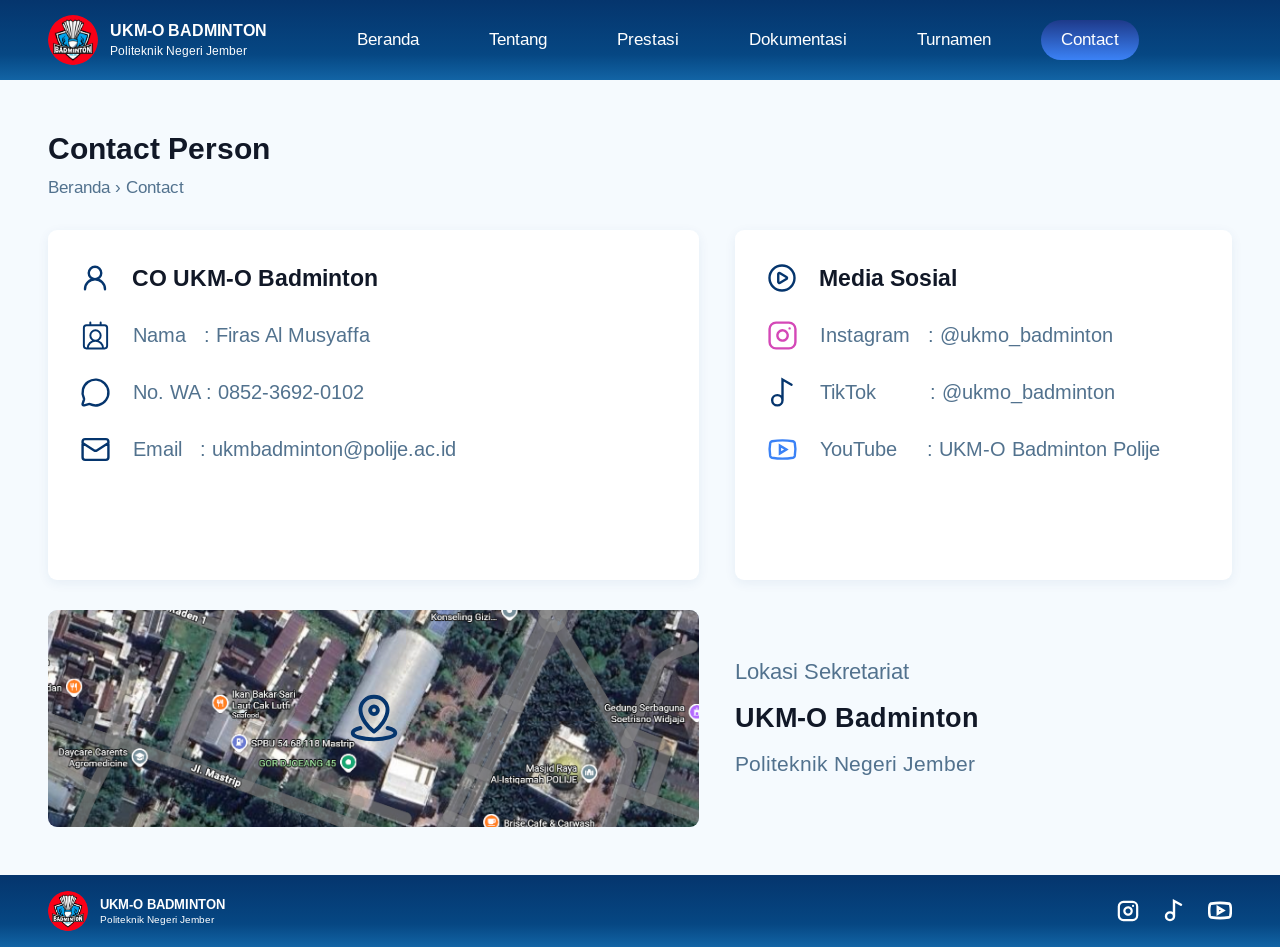
<file: contact.html>
<!DOCTYPE html>
<html lang="id">
<head>
  <meta charset="UTF-8">
  <meta name="viewport" content="width=device-width, initial-scale=1">
  <title>Contact Person | UKM-O Badminton Polije</title>
  <meta name="description" content="UKM-O Badminton Politeknik Negeri Jember — Sportivitas, Kebersamaan, Prestasi, Tanpa Batas.">
  <link rel="preconnect" href="https://fonts.googleapis.com">
  <link rel="preconnect" href="https://fonts.gstatic.com" crossorigin>
  <link rel="stylesheet" href="https://fonts.googleapis.com/css2?family=Arimo:wght@400;700&display=swap">
  <link rel="stylesheet" href="../css/base.css">
  <link rel="stylesheet" href="../css/layout.css">
  <link rel="stylesheet" href="../css/halaman.css">
</head>
<body>
<div class="page">
  <header class="site-nav">
    <div class="brand">
      <a class="brand__logo" href="dashboard.html" aria-label="Area anggota"><img src="../assets/img/logo.png" alt="Logo UKM-O Badminton"></a>
      <div>
        <p class="brand__name">UKM-O BADMINTON</p>
        <p class="brand__org">Politeknik Negeri Jember</p>
      </div>
    </div>
    <nav class="site-nav__menu" aria-label="Menu utama">
      <a class="site-nav__link" href="beranda.html">Beranda</a>
      <a class="site-nav__link" href="informasi-ukm-o.html">Tentang</a>
      <a class="site-nav__link" href="prestasi.html">Prestasi</a>
      <a class="site-nav__link" href="dokumentasi-latihan.html">Dokumentasi</a>
      <a class="site-nav__link" href="dokumentasi-turnamen.html">Turnamen</a>
      <span class="site-nav__link is-active" aria-current="page">Contact</span>
    </nav>
    <span class="site-nav__spacer" aria-hidden="true"></span>
  </header>
  <main class="page__main content">
    <div class="page-head">
        <h1 class="page-head__title">Contact Person</h1>
        <p class="page-head__sub">Beranda › Contact</p>
      </div>

    <div class="contact-grid">
      <section class="contact-card contact-card--main" aria-label="Admin UKM-O Badminton">
        <div class="contact-card__head"><img src="../assets/icons/user-round.svg" alt=""><h2 class="contact-card__title">CO UKM-O Badminton</h2></div>
        <p class="contact-row"><img src="../assets/icons/contact-round.svg" alt=""><span>Nama   : Firas Al Musyaffa</span></p>
        <a class="contact-row" href="https://wa.me/6285236920102" target="_blank" rel="noopener noreferrer"><img src="../assets/icons/message-circle.svg" alt=""><span>No. WA : 0852-3692-0102</span></a>
        <p class="contact-row"><img src="../assets/icons/mail.svg" alt=""><span>Email   : ukmbadminton@polije.ac.id</span></p>
      </section>

      <section class="contact-card contact-card--social" aria-label="Media sosial">
        <div class="contact-card__head"><img src="../assets/icons/circle-play.svg" alt=""><h2 class="contact-card__title">Media Sosial</h2></div>
        <a class="contact-row" href="https://www.instagram.com/badmin.polije?obrf=MTV5YWIzNGdqbWRlZg==" target="_blank" rel="noopener noreferrer"><img src="../assets/icons/instagram.svg" alt=""><span>Instagram   : @ukmo_badminton</span></a>
        <a class="contact-row" href="https://www.tiktok.com/@ukm.olahraga.polije?_r=1&_t=ZS-9AvQqLpipfg" target="_blank" rel="noopener noreferrer"><img src="../assets/icons/tiktok-2.svg" alt=""><span>TikTok         : @ukmo_badminton</span></a>
        <a class="contact-row" href="https://youtube.com/@ukmolahraga790?si=BxcX6VEN3s7oqgib" target="_blank" rel="noopener noreferrer"><img src="../assets/icons/youtube.svg" alt=""><span>YouTube     : UKM-O Badminton Polije</span></a>
      </section>
    </div>

    <section class="location" aria-label="Lokasi sekretariat">
      <div class="location__map">
        <img src="../assets/img/peta-lokasi.png" alt="Peta lokasi sekretariat" loading="lazy">
        <img class="location__pin" src="../assets/icons/map-pin.svg" alt="">
      </div>
      <div class="location__info">
        <p class="location__label">Lokasi Sekretariat</p>
        <p class="location__name">UKM-O Badminton</p>
        <p class="location__org">Politeknik Negeri Jember</p>
      </div>
    </section>
  </main>
  <footer class="site-footer">
    <div class="brand brand--sm">
      <div class="brand__logo"><img src="../assets/img/logo.png" alt="Logo UKM-O Badminton"></div>
      <div>
        <p class="brand__name">UKM-O BADMINTON</p>
        <p class="brand__org">Politeknik Negeri Jember</p>
      </div>
    </div>
    <div class="social">
      <span class="social__item"><a class="social__link social__link--ig" href="https://www.instagram.com/badmin.polije?obrf=MTV5YWIzNGdqbWRlZg==" target="_blank" rel="noopener noreferrer" aria-label="Instagram"><span class="social__glyph"><img src="../assets/icons/footer-instagram.svg" alt=""></span></a></span>
      <span class="social__item"><a class="social__link social__link--tt" href="https://www.tiktok.com/@ukm.olahraga.polije?_r=1&_t=ZS-9AvQqLpipfg" target="_blank" rel="noopener noreferrer" aria-label="TikTok"><span class="social__glyph"><img src="../assets/icons/footer-tiktok.svg" alt=""></span></a></span>
      <span class="social__item"><a class="social__link social__link--yt" href="https://youtube.com/@ukmolahraga790?si=BxcX6VEN3s7oqgib" target="_blank" rel="noopener noreferrer" aria-label="YouTube"><span class="social__glyph"><img src="../assets/icons/footer-youtube.svg" alt=""></span></a></span>
    </div>
  </footer>
</div>
</body>
</html>
</file>
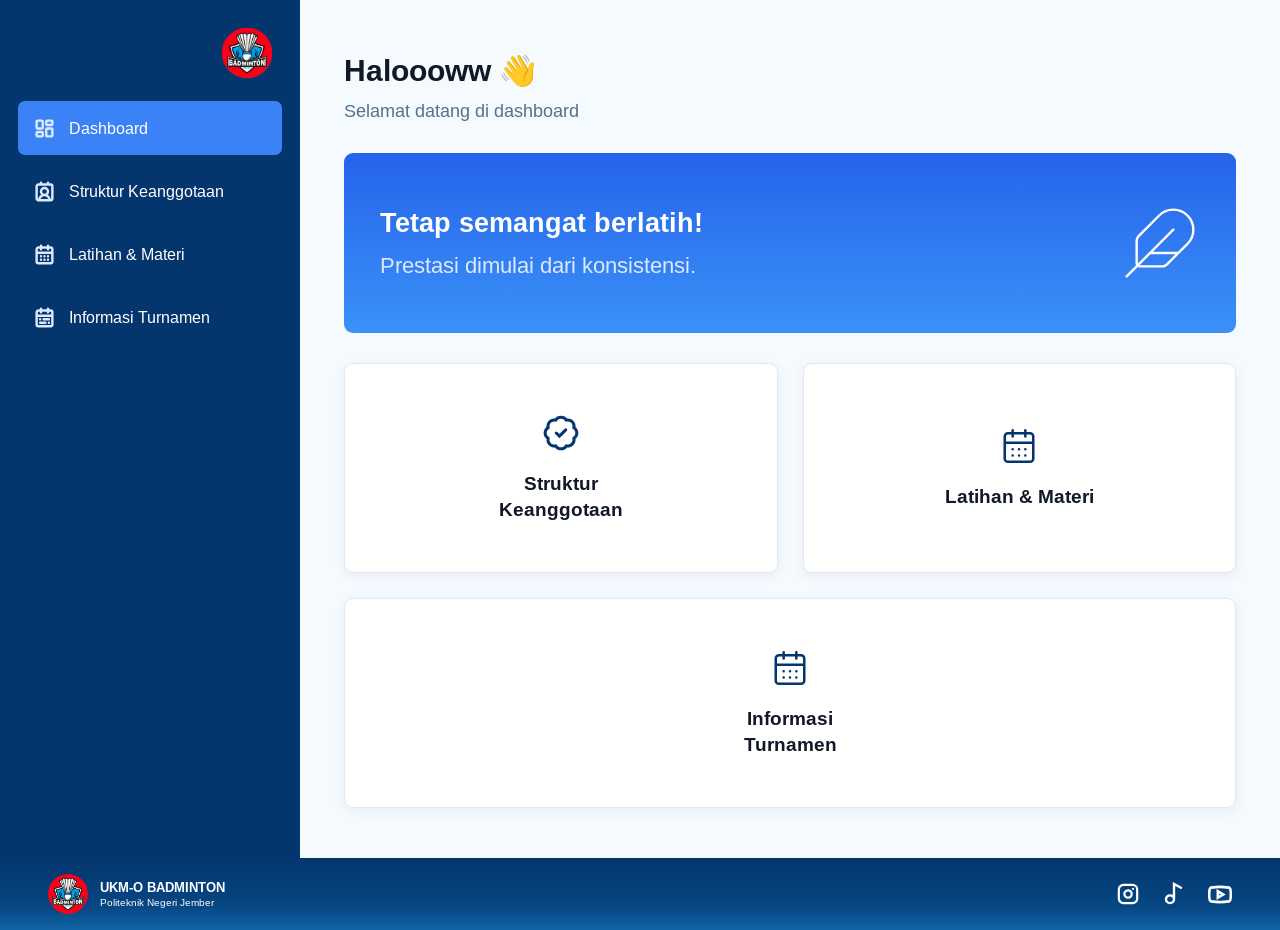
<file: dashboard.html>
<!DOCTYPE html>
<html lang="id">
<head>
  <meta charset="UTF-8">
  <meta name="viewport" content="width=device-width, initial-scale=1">
  <title>Dashboard Anggota | UKM-O Badminton Polije</title>
  <meta name="description" content="UKM-O Badminton Politeknik Negeri Jember — Sportivitas, Kebersamaan, Prestasi, Tanpa Batas.">
  <link rel="preconnect" href="https://fonts.googleapis.com">
  <link rel="preconnect" href="https://fonts.gstatic.com" crossorigin>
  <link rel="stylesheet" href="https://fonts.googleapis.com/css2?family=Arimo:wght@400;700&display=swap">
  <link rel="stylesheet" href="../css/base.css">
  <link rel="stylesheet" href="../css/layout.css">
  <link rel="stylesheet" href="../css/anggota.css">
</head>
<body>
<div class="page">
  <div class="member">
    <aside class="sidebar">
      <div class="sidebar__profile">
        <a class="sidebar__logo" href="beranda.html" aria-label="Kembali ke Beranda"><img src="../assets/img/logo.png" alt="Logo UKM-O Badminton"></a>
      </div>
      <nav class="sidebar__menu" aria-label="Menu anggota">
        <span class="sidebar__link is-active" aria-current="page"><img src="../assets/icons/side-layout-dashboard.svg" alt=""><span>Dashboard</span></span>
        <a class="sidebar__link" href="struktur-keanggotaan.html"><img src="../assets/icons/side-contact-round.svg" alt=""><span>Struktur Keanggotaan</span></a>
        <a class="sidebar__link" href="latihan-materi.html"><img src="../assets/icons/side-calendar-days.svg" alt=""><span>Latihan &amp; Materi</span></a>
        <a class="sidebar__link" href="informasi-turnamen.html"><img src="../assets/icons/side-calendar-range.svg" alt=""><span>Informasi Turnamen</span></a>
      </nav>
    </aside>
    <main class="member__content">
      <div class="page-head">
        <h1 class="page-head__title">Haloooww 👋</h1>
        <p class="page-head__sub page-head__sub--lg">Selamat datang di dashboard</p>
      </div>

      <section class="banner">
        <div class="banner__text">
          <h2 class="banner__title">Tetap semangat berlatih!</h2>
          <p class="banner__sub">Prestasi dimulai dari konsistensi.</p>
        </div>
        <img class="banner__icon" src="../assets/icons/feather.svg" alt="">
      </section>

      <nav class="features" aria-label="Fitur anggota">
        <div class="features__row">
          <a class="feature-card" href="struktur-keanggotaan.html"><img class="feature-card__icon" src="../assets/icons/badge-check.svg" alt=""><span class="feature-card__title">Struktur<br>Keanggotaan</span></a>
          <a class="feature-card" href="latihan-materi.html"><img class="feature-card__icon" src="../assets/icons/calendar-days.svg" alt=""><span class="feature-card__title">Latihan &amp; Materi</span></a>
        </div>
        <div class="features__row">
          <a class="feature-card" href="informasi-turnamen.html"><img class="feature-card__icon" src="../assets/icons/calendar-days.svg" alt=""><span class="feature-card__title">Informasi<br>Turnamen</span></a>
        </div>
      </nav>
    </main>
  </div>
  <footer class="site-footer">
    <div class="brand brand--sm">
      <div class="brand__logo"><img src="../assets/img/logo.png" alt="Logo UKM-O Badminton"></div>
      <div>
        <p class="brand__name">UKM-O BADMINTON</p>
        <p class="brand__org">Politeknik Negeri Jember</p>
      </div>
    </div>
    <div class="social">
      <span class="social__item"><a class="social__link social__link--ig" href="https://www.instagram.com/badmin.polije?obrf=MTV5YWIzNGdqbWRlZg==" target="_blank" rel="noopener noreferrer" aria-label="Instagram"><span class="social__glyph"><img src="../assets/icons/footer-instagram.svg" alt=""></span></a></span>
      <span class="social__item"><a class="social__link social__link--tt" href="https://www.tiktok.com/@ukm.olahraga.polije?_r=1&_t=ZS-9AvQqLpipfg" target="_blank" rel="noopener noreferrer" aria-label="TikTok"><span class="social__glyph"><img src="../assets/icons/footer-tiktok.svg" alt=""></span></a></span>
      <span class="social__item"><a class="social__link social__link--yt" href="https://youtube.com/@ukmolahraga790?si=BxcX6VEN3s7oqgib" target="_blank" rel="noopener noreferrer" aria-label="YouTube"><span class="social__glyph"><img src="../assets/icons/footer-youtube.svg" alt=""></span></a></span>
    </div>
  </footer>
</div>
</body>
</html>
</file>
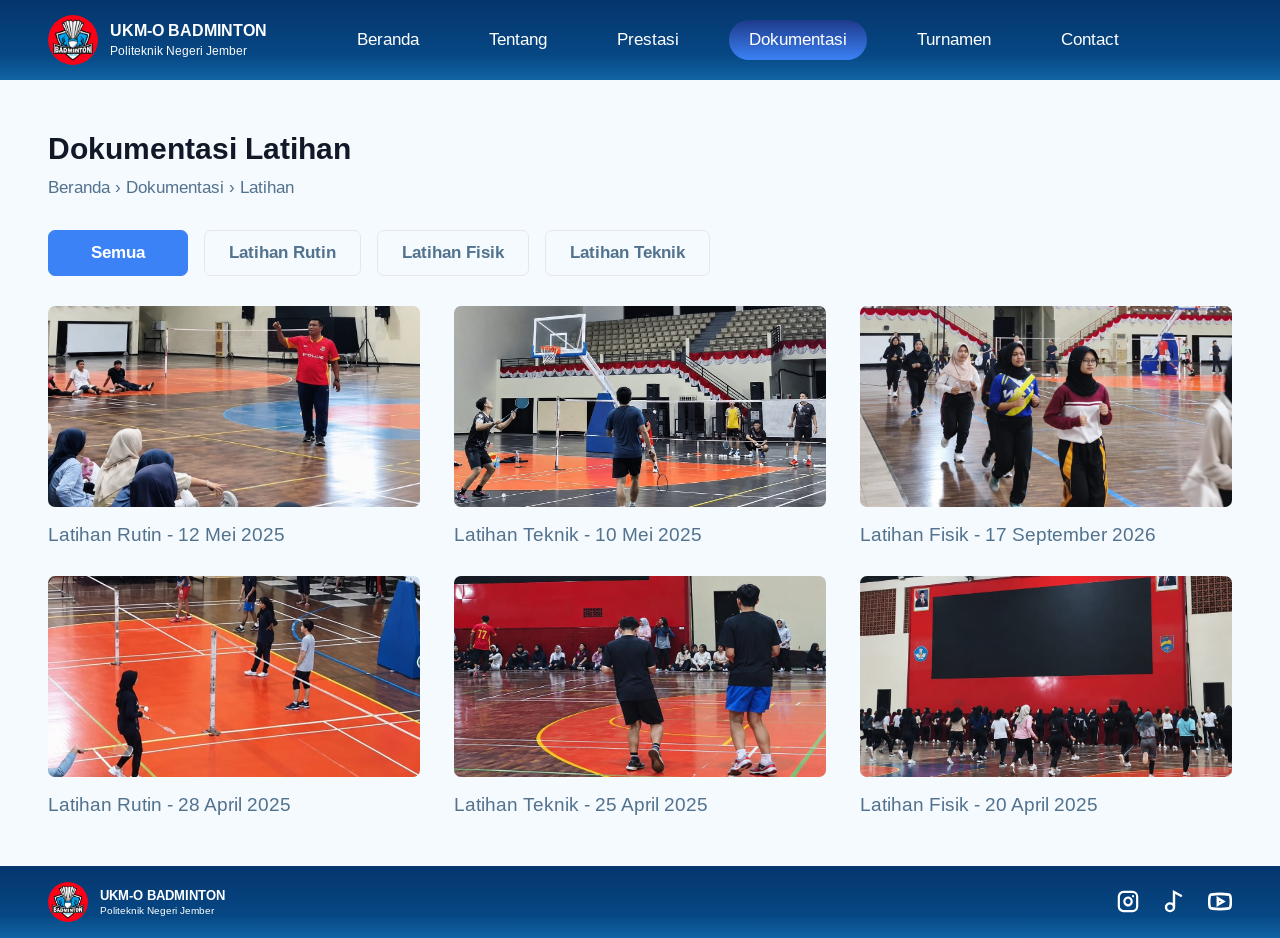
<file: dokumentasi-latihan.html>
<!DOCTYPE html>
<html lang="id">
<head>
  <meta charset="UTF-8">
  <meta name="viewport" content="width=device-width, initial-scale=1">
  <title>Dokumentasi Latihan | UKM-O Badminton Polije</title>
  <meta name="description" content="UKM-O Badminton Politeknik Negeri Jember — Sportivitas, Kebersamaan, Prestasi, Tanpa Batas.">
  <link rel="preconnect" href="https://fonts.googleapis.com">
  <link rel="preconnect" href="https://fonts.gstatic.com" crossorigin>
  <link rel="stylesheet" href="https://fonts.googleapis.com/css2?family=Arimo:wght@400;700&display=swap">
  <link rel="stylesheet" href="../css/base.css">
  <link rel="stylesheet" href="../css/layout.css">
  <link rel="stylesheet" href="../css/halaman.css">
</head>
<body>
<div class="page">
  <header class="site-nav">
    <div class="brand">
      <a class="brand__logo" href="dashboard.html" aria-label="Area anggota"><img src="../assets/img/logo.png" alt="Logo UKM-O Badminton"></a>
      <div>
        <p class="brand__name">UKM-O BADMINTON</p>
        <p class="brand__org">Politeknik Negeri Jember</p>
      </div>
    </div>
    <nav class="site-nav__menu" aria-label="Menu utama">
      <a class="site-nav__link" href="beranda.html">Beranda</a>
      <a class="site-nav__link" href="informasi-ukm-o.html">Tentang</a>
      <a class="site-nav__link" href="prestasi.html">Prestasi</a>
      <span class="site-nav__link is-active" aria-current="page">Dokumentasi</span>
      <a class="site-nav__link" href="dokumentasi-turnamen.html">Turnamen</a>
      <a class="site-nav__link" href="contact.html">Contact</a>
    </nav>
    <span class="site-nav__spacer" aria-hidden="true"></span>
  </header>
  <main class="page__main content">
    <div class="page-head">
        <h1 class="page-head__title">Dokumentasi Latihan</h1>
        <p class="page-head__sub">Beranda › Dokumentasi › Latihan</p>
      </div>
    <div class="chips" data-filter-bar data-filter-target="#galeri" role="group" aria-label="Kategori latihan">
        <button type="button" class="chip is-active" data-filter="all" aria-pressed="true">Semua</button>
        <button type="button" class="chip" data-filter="rutin" aria-pressed="false">Latihan Rutin</button>
        <button type="button" class="chip" data-filter="fisik" aria-pressed="false">Latihan Fisik</button>
        <button type="button" class="chip" data-filter="teknik" aria-pressed="false">Latihan Teknik</button>
    </div>
    <section class="gallery" id="galeri" aria-label="Foto latihan">
        <figure class="gallery__item" data-category="rutin" style="margin:0"><div class="crop" style="--cw:425;--ch:230"><img src="../assets/img/latihan-1.png" alt="Latihan Rutin - 12 Mei 2025" style="--l:0;--t:-332;--w:430;--h:573" loading="lazy"></div><figcaption class="gallery__caption">Latihan Rutin - 12 Mei 2025</figcaption></figure>
        <figure class="gallery__item" data-category="teknik" style="margin:0"><div class="crop" style="--cw:425;--ch:230"><img src="../assets/img/latihan-2.png" alt="Latihan Teknik - 10 Mei 2025" style="--l:-0.33;--t:-59;--w:425;--h:397" loading="lazy"></div><figcaption class="gallery__caption">Latihan Teknik - 10 Mei 2025</figcaption></figure>
        <figure class="gallery__item" data-category="fisik" style="margin:0"><div class="crop" style="--cw:425;--ch:230"><img src="../assets/img/latihan-3.png" alt="Latihan Fisik - 17 September 2026" style="--l:-0.67;--t:-289;--w:426;--h:569" loading="lazy"></div><figcaption class="gallery__caption">Latihan Fisik - 17 September 2026</figcaption></figure>
        <figure class="gallery__item" data-category="rutin" style="margin:0"><div class="crop" style="--cw:425;--ch:230"><img src="../assets/img/latihan-4.png" alt="Latihan Rutin - 28 April 2025" style="--l:-14;--t:-282;--w:456;--h:1014" loading="lazy"></div><figcaption class="gallery__caption">Latihan Rutin - 28 April 2025</figcaption></figure>
        <figure class="gallery__item" data-category="teknik" style="margin:0"><div class="crop" style="--cw:425;--ch:230"><img src="../assets/img/latihan-5.png" alt="Latihan Teknik - 25 April 2025" style="--l:-0.33;--t:-270;--w:442;--h:512" loading="lazy"></div><figcaption class="gallery__caption">Latihan Teknik - 25 April 2025</figcaption></figure>
        <figure class="gallery__item" data-category="fisik" style="margin:0"><div class="crop" style="--cw:425;--ch:230"><img src="../assets/img/latihan-6.png" alt="Latihan Fisik - 20 April 2025" style="--l:0;--t:-168;--w:425;--h:566" loading="lazy"></div><figcaption class="gallery__caption">Latihan Fisik - 20 April 2025</figcaption></figure>
    </section>
  </main>
  <footer class="site-footer">
    <div class="brand brand--sm">
      <div class="brand__logo"><img src="../assets/img/logo.png" alt="Logo UKM-O Badminton"></div>
      <div>
        <p class="brand__name">UKM-O BADMINTON</p>
        <p class="brand__org">Politeknik Negeri Jember</p>
      </div>
    </div>
    <div class="social">
      <span class="social__item"><a class="social__link social__link--ig" href="https://www.instagram.com/badmin.polije?obrf=MTV5YWIzNGdqbWRlZg==" target="_blank" rel="noopener noreferrer" aria-label="Instagram"><span class="social__glyph"><img src="../assets/icons/footer-instagram.svg" alt=""></span></a></span>
      <span class="social__item"><a class="social__link social__link--tt" href="https://www.tiktok.com/@ukm.olahraga.polije?_r=1&_t=ZS-9AvQqLpipfg" target="_blank" rel="noopener noreferrer" aria-label="TikTok"><span class="social__glyph"><img src="../assets/icons/footer-tiktok.svg" alt=""></span></a></span>
      <span class="social__item"><a class="social__link social__link--yt" href="https://youtube.com/@ukmolahraga790?si=BxcX6VEN3s7oqgib" target="_blank" rel="noopener noreferrer" aria-label="YouTube"><span class="social__glyph"><img src="../assets/icons/footer-youtube.svg" alt=""></span></a></span>
    </div>
  </footer>
</div>
<script src="../js/filter.js"></script>
</body>
</html>
</file>
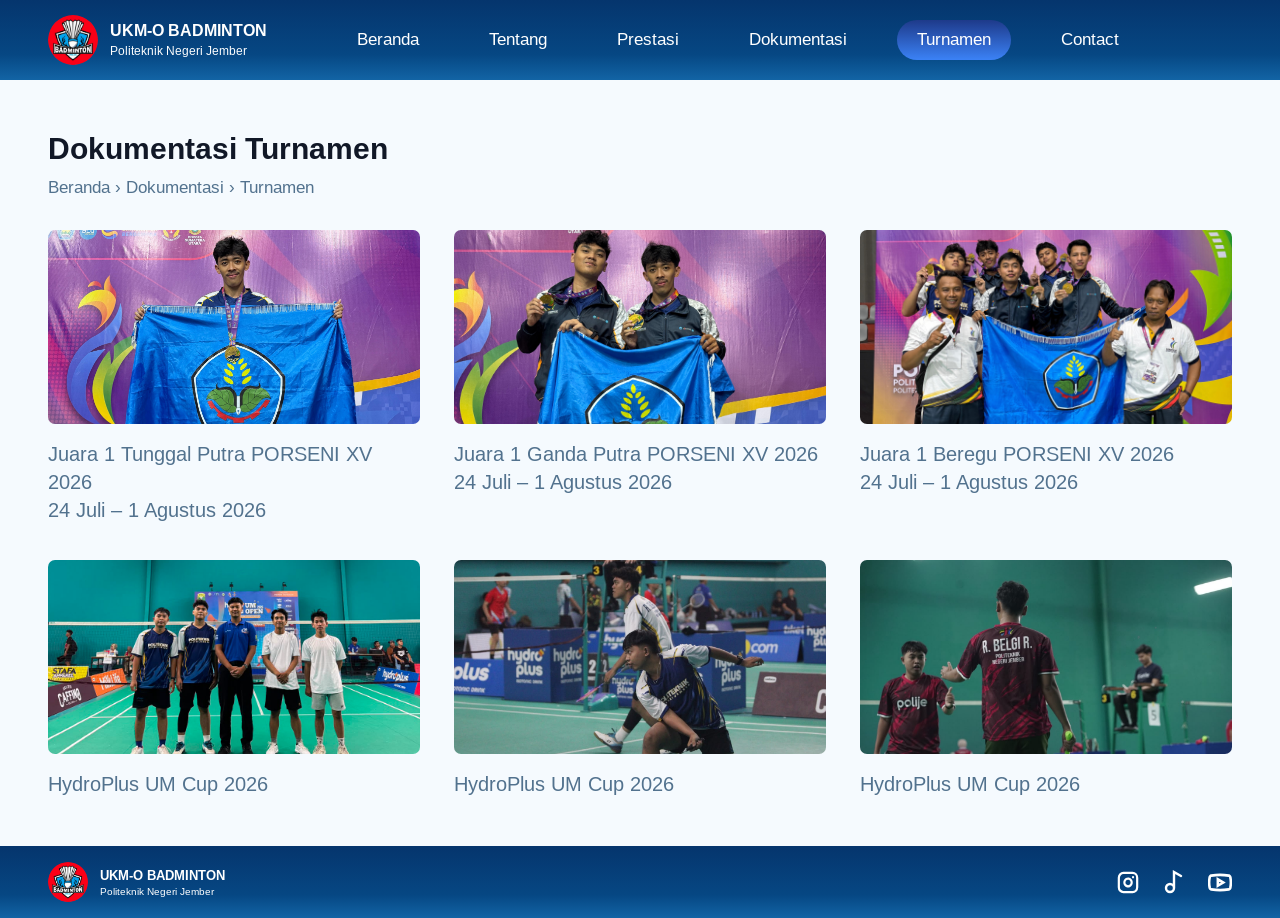
<file: dokumentasi-turnamen.html>
<!DOCTYPE html>
<html lang="id">
<head>
  <meta charset="UTF-8">
  <meta name="viewport" content="width=device-width, initial-scale=1">
  <title>Dokumentasi Turnamen | UKM-O Badminton Polije</title>
  <meta name="description" content="UKM-O Badminton Politeknik Negeri Jember — Sportivitas, Kebersamaan, Prestasi, Tanpa Batas.">
  <link rel="preconnect" href="https://fonts.googleapis.com">
  <link rel="preconnect" href="https://fonts.gstatic.com" crossorigin>
  <link rel="stylesheet" href="https://fonts.googleapis.com/css2?family=Arimo:wght@400;700&display=swap">
  <link rel="stylesheet" href="../css/base.css">
  <link rel="stylesheet" href="../css/layout.css">
  <link rel="stylesheet" href="../css/halaman.css">
</head>
<body>
<div class="page">
  <header class="site-nav">
    <div class="brand">
      <a class="brand__logo" href="dashboard.html" aria-label="Area anggota"><img src="../assets/img/logo.png" alt="Logo UKM-O Badminton"></a>
      <div>
        <p class="brand__name">UKM-O BADMINTON</p>
        <p class="brand__org">Politeknik Negeri Jember</p>
      </div>
    </div>
    <nav class="site-nav__menu" aria-label="Menu utama">
      <a class="site-nav__link" href="beranda.html">Beranda</a>
      <a class="site-nav__link" href="informasi-ukm-o.html">Tentang</a>
      <a class="site-nav__link" href="prestasi.html">Prestasi</a>
      <a class="site-nav__link" href="dokumentasi-latihan.html">Dokumentasi</a>
      <span class="site-nav__link is-active" aria-current="page">Turnamen</span>
      <a class="site-nav__link" href="contact.html">Contact</a>
    </nav>
    <span class="site-nav__spacer" aria-hidden="true"></span>
  </header>
  <main class="page__main content">
    <div class="page-head">
        <h1 class="page-head__title">Dokumentasi Turnamen</h1>
        <p class="page-head__sub">Beranda › Dokumentasi › Turnamen</p>
      </div>
    <section class="gallery gallery--turnamen" aria-label="Foto turnamen">
        <figure class="gallery__item" style="margin:0"><div class="crop" style="--cw:425;--ch:222"><img src="../assets/img/turnamen-1.png" alt="Dokumentasi turnamen" style="--l:0;--t:-41;--w:442;--h:271" loading="lazy"></div><figcaption class="gallery__caption">Juara 1 Tunggal Putra PORSENI XV 2026<br>24 Juli – 1 Agustus 2026</figcaption></figure>
        <figure class="gallery__item" style="margin:0"><div class="crop" style="--cw:425;--ch:222"><img src="../assets/img/turnamen-2.png" alt="Dokumentasi turnamen" style="--l:-0.33;--t:0;--w:425;--h:252" loading="lazy"></div><figcaption class="gallery__caption">Juara 1 Ganda Putra PORSENI XV 2026<br>24 Juli – 1 Agustus 2026</figcaption></figure>
        <figure class="gallery__item" style="margin:0"><div class="crop" style="--cw:425;--ch:222"><img src="../assets/img/turnamen-3.png" alt="Dokumentasi turnamen" style="--l:0.33;--t:-173;--w:425;--h:567" loading="lazy"></div><figcaption class="gallery__caption">Juara 1 Beregu PORSENI XV 2026<br>24 Juli – 1 Agustus 2026</figcaption></figure>
        <figure class="gallery__item" style="margin:0"><div class="crop" style="--cw:425;--ch:222"><img src="../assets/img/turnamen-4.png" alt="Dokumentasi turnamen" style="--l:0;--t:-273;--w:425;--h:566.67" loading="lazy"></div><figcaption class="gallery__caption">HydroPlus UM Cup 2026</figcaption></figure>
        <figure class="gallery__item" style="margin:0"><div class="crop" style="--cw:425;--ch:222"><img src="../assets/img/turnamen-5.png" alt="Dokumentasi turnamen" style="--l:-0.33;--t:-31;--w:426;--h:284" loading="lazy"></div><figcaption class="gallery__caption">HydroPlus UM Cup 2026</figcaption></figure>
        <figure class="gallery__item" style="margin:0"><div class="crop" style="--cw:425;--ch:222"><img src="../assets/img/turnamen-6.png" alt="Dokumentasi turnamen" style="--l:0;--t:0;--w:434;--h:290" loading="lazy"></div><figcaption class="gallery__caption">HydroPlus UM Cup 2026</figcaption></figure>
    </section>
  </main>
  <footer class="site-footer">
    <div class="brand brand--sm">
      <div class="brand__logo"><img src="../assets/img/logo.png" alt="Logo UKM-O Badminton"></div>
      <div>
        <p class="brand__name">UKM-O BADMINTON</p>
        <p class="brand__org">Politeknik Negeri Jember</p>
      </div>
    </div>
    <div class="social">
      <span class="social__item"><a class="social__link social__link--ig" href="https://www.instagram.com/badmin.polije?obrf=MTV5YWIzNGdqbWRlZg==" target="_blank" rel="noopener noreferrer" aria-label="Instagram"><span class="social__glyph"><img src="../assets/icons/footer-instagram.svg" alt=""></span></a></span>
      <span class="social__item"><a class="social__link social__link--tt" href="https://www.tiktok.com/@ukm.olahraga.polije?_r=1&_t=ZS-9AvQqLpipfg" target="_blank" rel="noopener noreferrer" aria-label="TikTok"><span class="social__glyph"><img src="../assets/icons/footer-tiktok.svg" alt=""></span></a></span>
      <span class="social__item"><a class="social__link social__link--yt" href="https://youtube.com/@ukmolahraga790?si=BxcX6VEN3s7oqgib" target="_blank" rel="noopener noreferrer" aria-label="YouTube"><span class="social__glyph"><img src="../assets/icons/footer-youtube.svg" alt=""></span></a></span>
    </div>
  </footer>
</div>
</body>
</html>
</file>
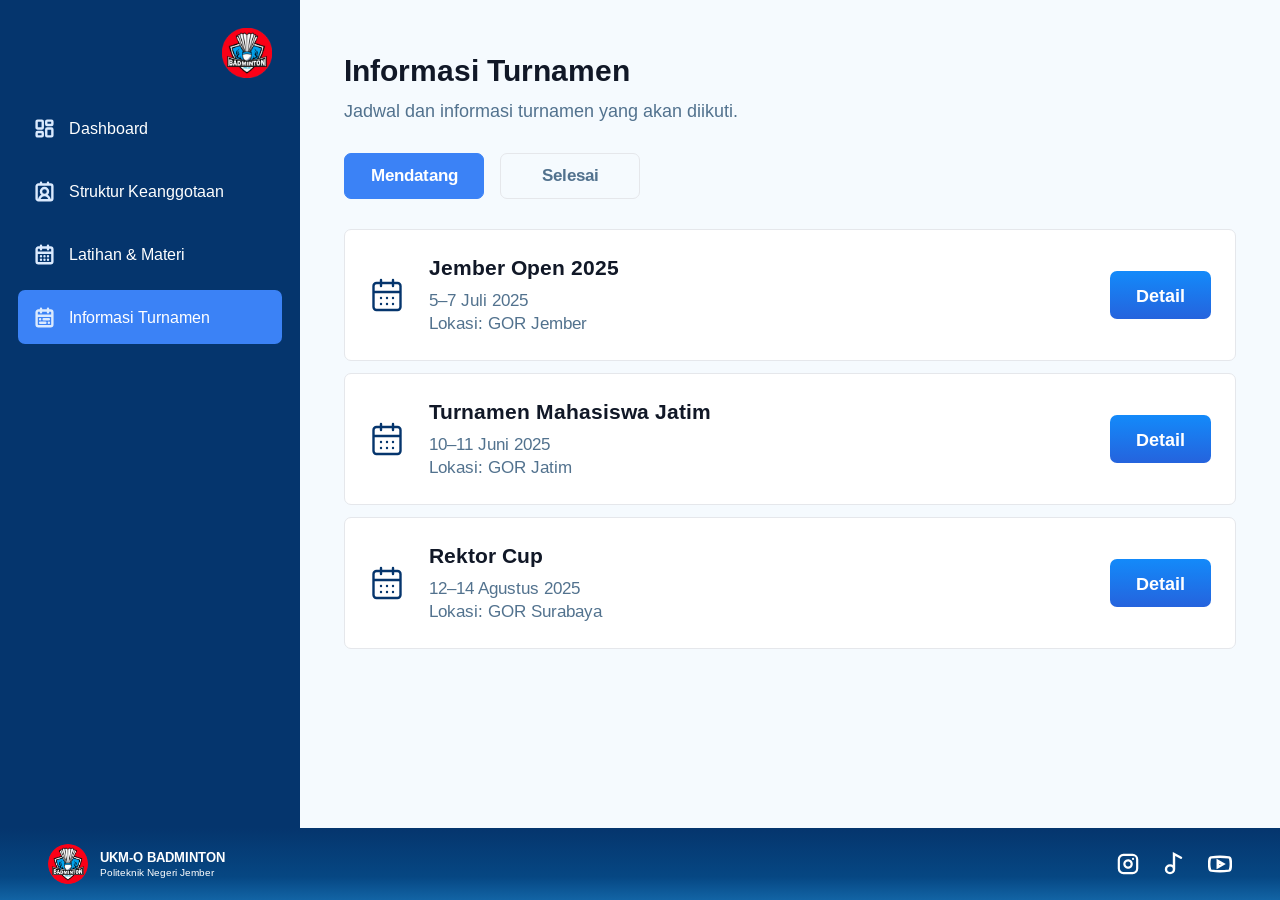
<file: informasi-turnamen.html>
<!DOCTYPE html>
<html lang="id">
<head>
  <meta charset="UTF-8">
  <meta name="viewport" content="width=device-width, initial-scale=1">
  <title>Informasi Turnamen | UKM-O Badminton Polije</title>
  <meta name="description" content="UKM-O Badminton Politeknik Negeri Jember — Sportivitas, Kebersamaan, Prestasi, Tanpa Batas.">
  <link rel="preconnect" href="https://fonts.googleapis.com">
  <link rel="preconnect" href="https://fonts.gstatic.com" crossorigin>
  <link rel="stylesheet" href="https://fonts.googleapis.com/css2?family=Arimo:wght@400;700&display=swap">
  <link rel="stylesheet" href="../css/base.css">
  <link rel="stylesheet" href="../css/layout.css">
  <link rel="stylesheet" href="../css/anggota.css">
</head>
<body>
<div class="page">
  <div class="member">
    <aside class="sidebar">
      <div class="sidebar__profile">
        <a class="sidebar__logo" href="beranda.html" aria-label="Kembali ke Beranda"><img src="../assets/img/logo.png" alt="Logo UKM-O Badminton"></a>
      </div>
      <nav class="sidebar__menu" aria-label="Menu anggota">
        <a class="sidebar__link" href="dashboard.html"><img src="../assets/icons/side-layout-dashboard.svg" alt=""><span>Dashboard</span></a>
        <a class="sidebar__link" href="struktur-keanggotaan.html"><img src="../assets/icons/side-contact-round.svg" alt=""><span>Struktur Keanggotaan</span></a>
        <a class="sidebar__link" href="latihan-materi.html"><img src="../assets/icons/side-calendar-days.svg" alt=""><span>Latihan &amp; Materi</span></a>
        <span class="sidebar__link is-active" aria-current="page"><img src="../assets/icons/side-calendar-range.svg" alt=""><span>Informasi Turnamen</span></span>
      </nav>
    </aside>
    <main class="member__content">
      <div class="page-head">
        <h1 class="page-head__title">Informasi Turnamen</h1>
        <p class="page-head__sub page-head__sub--lg">Jadwal dan informasi turnamen yang akan diikuti.</p>
      </div>
      <div class="chips" data-filter-bar data-filter-target="#daftar" data-filter-empty="#kosong" role="group" aria-label="Status turnamen">
        <button type="button" class="chip is-active" data-filter="mendatang" aria-pressed="true">Mendatang</button>
        <button type="button" class="chip" data-filter="selesai" aria-pressed="false">Selesai</button>
      </div>
      <section class="info-list" id="daftar" aria-label="Daftar turnamen">
        <article class="info-item" data-category="mendatang"><img class="info-item__icon" src="../assets/icons/calendar-days.svg" alt=""><div class="info-item__body"><h3 class="info-item__title">Jember Open 2025</h3><p class="info-item__sub info-item__sub--multi">5–7 Juli 2025
Lokasi: GOR Jember</p></div><button class="btn" type="button">Detail</button></article>
        <article class="info-item" data-category="mendatang"><img class="info-item__icon" src="../assets/icons/calendar-days.svg" alt=""><div class="info-item__body"><h3 class="info-item__title">Turnamen Mahasiswa Jatim</h3><p class="info-item__sub info-item__sub--multi">10–11 Juni 2025
Lokasi: GOR Jatim</p></div><button class="btn" type="button">Detail</button></article>
        <article class="info-item" data-category="mendatang"><img class="info-item__icon" src="../assets/icons/calendar-days.svg" alt=""><div class="info-item__body"><h3 class="info-item__title">Rektor Cup</h3><p class="info-item__sub info-item__sub--multi">12–14 Agustus 2025
Lokasi: GOR Surabaya</p></div><button class="btn" type="button">Detail</button></article>
      </section>
      <p class="empty-state" id="kosong" hidden>Belum ada turnamen yang selesai.</p>
    </main>
  </div>
  <footer class="site-footer">
    <div class="brand brand--sm">
      <div class="brand__logo"><img src="../assets/img/logo.png" alt="Logo UKM-O Badminton"></div>
      <div>
        <p class="brand__name">UKM-O BADMINTON</p>
        <p class="brand__org">Politeknik Negeri Jember</p>
      </div>
    </div>
    <div class="social">
      <span class="social__item"><a class="social__link social__link--ig" href="https://www.instagram.com/badmin.polije?obrf=MTV5YWIzNGdqbWRlZg==" target="_blank" rel="noopener noreferrer" aria-label="Instagram"><span class="social__glyph"><img src="../assets/icons/footer-instagram.svg" alt=""></span></a></span>
      <span class="social__item"><a class="social__link social__link--tt" href="https://www.tiktok.com/@ukm.olahraga.polije?_r=1&_t=ZS-9AvQqLpipfg" target="_blank" rel="noopener noreferrer" aria-label="TikTok"><span class="social__glyph"><img src="../assets/icons/footer-tiktok.svg" alt=""></span></a></span>
      <span class="social__item"><a class="social__link social__link--yt" href="https://youtube.com/@ukmolahraga790?si=BxcX6VEN3s7oqgib" target="_blank" rel="noopener noreferrer" aria-label="YouTube"><span class="social__glyph"><img src="../assets/icons/footer-youtube.svg" alt=""></span></a></span>
    </div>
  </footer>
</div>
<script src="../js/filter.js"></script>
</body>
</html>
</file>
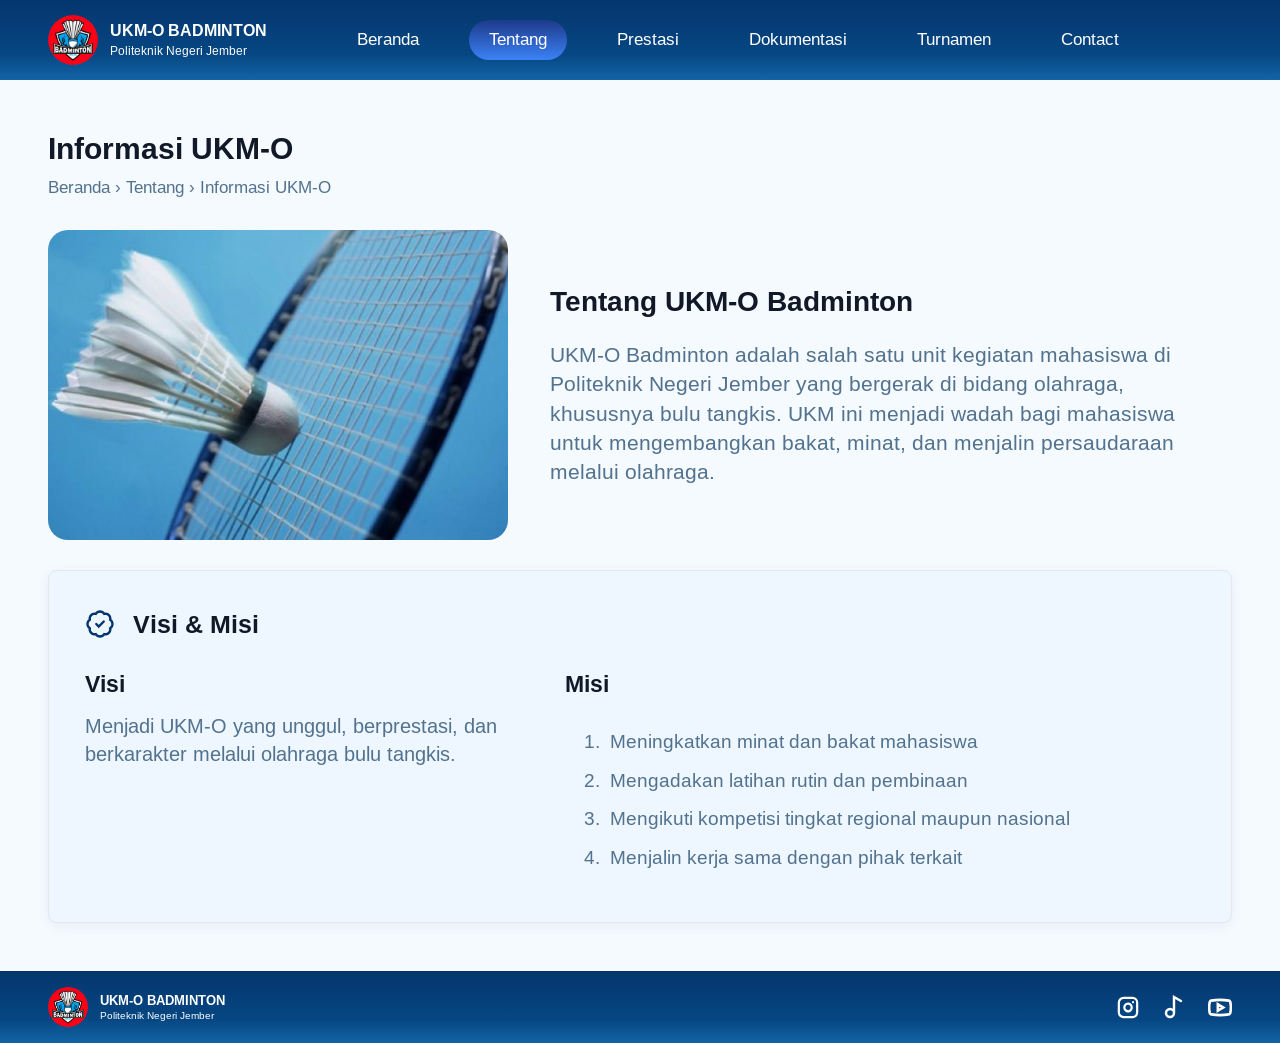
<file: informasi-ukm-o.html>
<!DOCTYPE html>
<html lang="id">
<head>
  <meta charset="UTF-8">
  <meta name="viewport" content="width=device-width, initial-scale=1">
  <title>Informasi UKM-O | UKM-O Badminton Polije</title>
  <meta name="description" content="UKM-O Badminton Politeknik Negeri Jember — Sportivitas, Kebersamaan, Prestasi, Tanpa Batas.">
  <link rel="preconnect" href="https://fonts.googleapis.com">
  <link rel="preconnect" href="https://fonts.gstatic.com" crossorigin>
  <link rel="stylesheet" href="https://fonts.googleapis.com/css2?family=Arimo:wght@400;700&display=swap">
  <link rel="stylesheet" href="../css/base.css">
  <link rel="stylesheet" href="../css/layout.css">
  <link rel="stylesheet" href="../css/halaman.css">
</head>
<body>
<div class="page">
  <header class="site-nav">
    <div class="brand">
      <a class="brand__logo" href="dashboard.html" aria-label="Area anggota"><img src="../assets/img/logo.png" alt="Logo UKM-O Badminton"></a>
      <div>
        <p class="brand__name">UKM-O BADMINTON</p>
        <p class="brand__org">Politeknik Negeri Jember</p>
      </div>
    </div>
    <nav class="site-nav__menu" aria-label="Menu utama">
      <a class="site-nav__link" href="beranda.html">Beranda</a>
      <span class="site-nav__link is-active" aria-current="page">Tentang</span>
      <a class="site-nav__link" href="prestasi.html">Prestasi</a>
      <a class="site-nav__link" href="dokumentasi-latihan.html">Dokumentasi</a>
      <a class="site-nav__link" href="dokumentasi-turnamen.html">Turnamen</a>
      <a class="site-nav__link" href="contact.html">Contact</a>
    </nav>
    <span class="site-nav__spacer" aria-hidden="true"></span>
  </header>
  <main class="page__main content">
    <div class="page-head">
        <h1 class="page-head__title">Informasi UKM-O</h1>
        <p class="page-head__sub">Beranda › Tentang › Informasi UKM-O</p>
      </div>

    <section class="about">
      <div class="about__photo"><div class="crop crop--round" style="--cw:460;--ch:310"><img src="../assets/img/about-badminton.png" alt="Raket dan kok badminton" style="--l:0;--t:-160;--w:471;--h:707" loading="lazy"></div></div>
      <div class="about__body">
        <h2 class="about__title">Tentang UKM-O Badminton</h2>
        <p class="about__text">UKM-O Badminton adalah salah satu unit kegiatan mahasiswa di Politeknik Negeri Jember yang bergerak di bidang olahraga, khususnya bulu tangkis. UKM ini menjadi wadah bagi mahasiswa untuk mengembangkan bakat, minat, dan menjalin persaudaraan melalui olahraga.</p>
      </div>
    </section>

    <section class="vm">
      <div class="vm__head"><img src="../assets/icons/badge-check.svg" alt=""><h2 class="vm__title">Visi &amp; Misi</h2></div>
      <div class="vm__body">
        <div class="vm__col vm__visi">
          <h3 class="vm__heading">Visi</h3>
          <p>Menjadi UKM-O yang unggul, berprestasi, dan berkarakter melalui olahraga bulu tangkis.</p>
        </div>
        <div class="vm__col vm__misi">
          <h3 class="vm__heading">Misi</h3>
          <ol class="vm__col">
              <li> Meningkatkan minat dan bakat mahasiswa</li>
              <li> Mengadakan latihan rutin dan pembinaan</li>
              <li> Mengikuti kompetisi tingkat regional maupun nasional</li>
              <li> Menjalin kerja sama dengan pihak terkait</li>
          </ol>
        </div>
      </div>
    </section>
  </main>
  <footer class="site-footer">
    <div class="brand brand--sm">
      <div class="brand__logo"><img src="../assets/img/logo.png" alt="Logo UKM-O Badminton"></div>
      <div>
        <p class="brand__name">UKM-O BADMINTON</p>
        <p class="brand__org">Politeknik Negeri Jember</p>
      </div>
    </div>
    <div class="social">
      <span class="social__item"><a class="social__link social__link--ig" href="https://www.instagram.com/badmin.polije?obrf=MTV5YWIzNGdqbWRlZg==" target="_blank" rel="noopener noreferrer" aria-label="Instagram"><span class="social__glyph"><img src="../assets/icons/footer-instagram.svg" alt=""></span></a></span>
      <span class="social__item"><a class="social__link social__link--tt" href="https://www.tiktok.com/@ukm.olahraga.polije?_r=1&_t=ZS-9AvQqLpipfg" target="_blank" rel="noopener noreferrer" aria-label="TikTok"><span class="social__glyph"><img src="../assets/icons/footer-tiktok.svg" alt=""></span></a></span>
      <span class="social__item"><a class="social__link social__link--yt" href="https://youtube.com/@ukmolahraga790?si=BxcX6VEN3s7oqgib" target="_blank" rel="noopener noreferrer" aria-label="YouTube"><span class="social__glyph"><img src="../assets/icons/footer-youtube.svg" alt=""></span></a></span>
    </div>
  </footer>
</div>
</body>
</html>
</file>
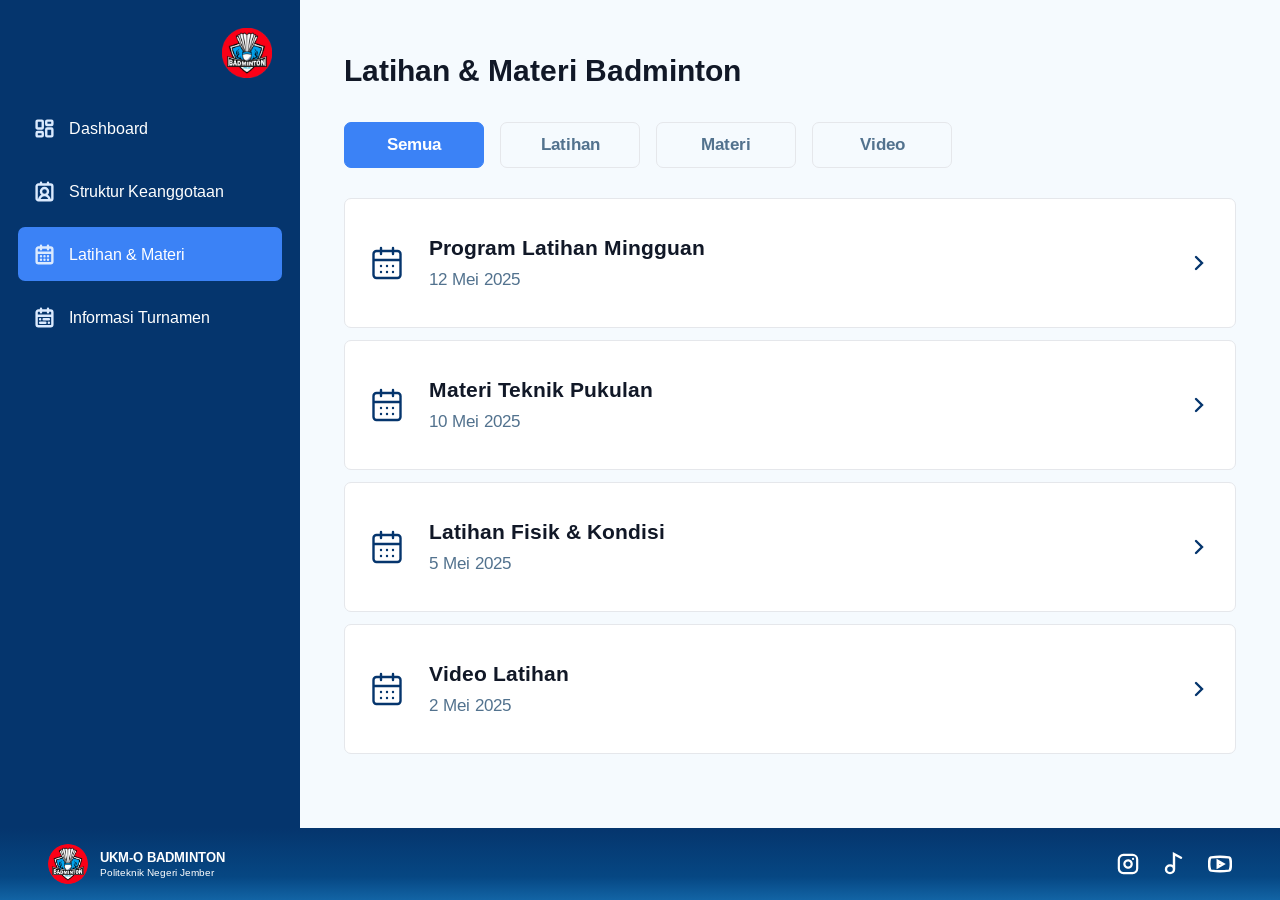
<file: latihan-materi.html>
<!DOCTYPE html>
<html lang="id">
<head>
  <meta charset="UTF-8">
  <meta name="viewport" content="width=device-width, initial-scale=1">
  <title>Latihan &amp; Materi | UKM-O Badminton Polije</title>
  <meta name="description" content="UKM-O Badminton Politeknik Negeri Jember — Sportivitas, Kebersamaan, Prestasi, Tanpa Batas.">
  <link rel="preconnect" href="https://fonts.googleapis.com">
  <link rel="preconnect" href="https://fonts.gstatic.com" crossorigin>
  <link rel="stylesheet" href="https://fonts.googleapis.com/css2?family=Arimo:wght@400;700&display=swap">
  <link rel="stylesheet" href="../css/base.css">
  <link rel="stylesheet" href="../css/layout.css">
  <link rel="stylesheet" href="../css/anggota.css">
</head>
<body>
<div class="page">
  <div class="member">
    <aside class="sidebar">
      <div class="sidebar__profile">
        <a class="sidebar__logo" href="beranda.html" aria-label="Kembali ke Beranda"><img src="../assets/img/logo.png" alt="Logo UKM-O Badminton"></a>
      </div>
      <nav class="sidebar__menu" aria-label="Menu anggota">
        <a class="sidebar__link" href="dashboard.html"><img src="../assets/icons/side-layout-dashboard.svg" alt=""><span>Dashboard</span></a>
        <a class="sidebar__link" href="struktur-keanggotaan.html"><img src="../assets/icons/side-contact-round.svg" alt=""><span>Struktur Keanggotaan</span></a>
        <span class="sidebar__link is-active" aria-current="page"><img src="../assets/icons/side-calendar-days.svg" alt=""><span>Latihan &amp; Materi</span></span>
        <a class="sidebar__link" href="informasi-turnamen.html"><img src="../assets/icons/side-calendar-range.svg" alt=""><span>Informasi Turnamen</span></a>
      </nav>
    </aside>
    <main class="member__content">
      <h1 class="page-head__title">Latihan &amp; Materi Badminton</h1>
      <div class="chips" data-filter-bar data-filter-target="#daftar" role="group" aria-label="Kategori">
        <button type="button" class="chip is-active" data-filter="all" aria-pressed="true">Semua</button>
        <button type="button" class="chip" data-filter="latihan" aria-pressed="false">Latihan</button>
        <button type="button" class="chip" data-filter="materi" aria-pressed="false">Materi</button>
        <button type="button" class="chip" data-filter="video" aria-pressed="false">Video</button>
      </div>
      <section class="info-list" id="daftar" aria-label="Daftar latihan dan materi">
        <article class="info-item" data-category="latihan"><img class="info-item__icon" src="../assets/icons/calendar-days.svg" alt=""><div class="info-item__body"><h3 class="info-item__title">Program Latihan Mingguan</h3><p class="info-item__sub">12 Mei 2025</p></div><img class="info-item__chevron" src="../assets/icons/chevron-right.svg" alt=""></article>
        <article class="info-item" data-category="materi"><img class="info-item__icon" src="../assets/icons/calendar-days.svg" alt=""><div class="info-item__body"><h3 class="info-item__title">Materi Teknik Pukulan</h3><p class="info-item__sub">10 Mei 2025</p></div><img class="info-item__chevron" src="../assets/icons/chevron-right.svg" alt=""></article>
        <article class="info-item" data-category="latihan"><img class="info-item__icon" src="../assets/icons/calendar-days.svg" alt=""><div class="info-item__body"><h3 class="info-item__title">Latihan Fisik &amp; Kondisi</h3><p class="info-item__sub">5 Mei 2025</p></div><img class="info-item__chevron" src="../assets/icons/chevron-right.svg" alt=""></article>
        <article class="info-item" data-category="video"><img class="info-item__icon" src="../assets/icons/calendar-days.svg" alt=""><div class="info-item__body"><h3 class="info-item__title">Video Latihan</h3><p class="info-item__sub">2 Mei 2025</p></div><img class="info-item__chevron" src="../assets/icons/chevron-right.svg" alt=""></article>
      </section>
    </main>
  </div>
  <footer class="site-footer">
    <div class="brand brand--sm">
      <div class="brand__logo"><img src="../assets/img/logo.png" alt="Logo UKM-O Badminton"></div>
      <div>
        <p class="brand__name">UKM-O BADMINTON</p>
        <p class="brand__org">Politeknik Negeri Jember</p>
      </div>
    </div>
    <div class="social">
      <span class="social__item"><a class="social__link social__link--ig" href="https://www.instagram.com/badmin.polije?obrf=MTV5YWIzNGdqbWRlZg==" target="_blank" rel="noopener noreferrer" aria-label="Instagram"><span class="social__glyph"><img src="../assets/icons/footer-instagram.svg" alt=""></span></a></span>
      <span class="social__item"><a class="social__link social__link--tt" href="https://www.tiktok.com/@ukm.olahraga.polije?_r=1&_t=ZS-9AvQqLpipfg" target="_blank" rel="noopener noreferrer" aria-label="TikTok"><span class="social__glyph"><img src="../assets/icons/footer-tiktok.svg" alt=""></span></a></span>
      <span class="social__item"><a class="social__link social__link--yt" href="https://youtube.com/@ukmolahraga790?si=BxcX6VEN3s7oqgib" target="_blank" rel="noopener noreferrer" aria-label="YouTube"><span class="social__glyph"><img src="../assets/icons/footer-youtube.svg" alt=""></span></a></span>
    </div>
  </footer>
</div>
<script src="../js/filter.js"></script>
</body>
</html>
</file>
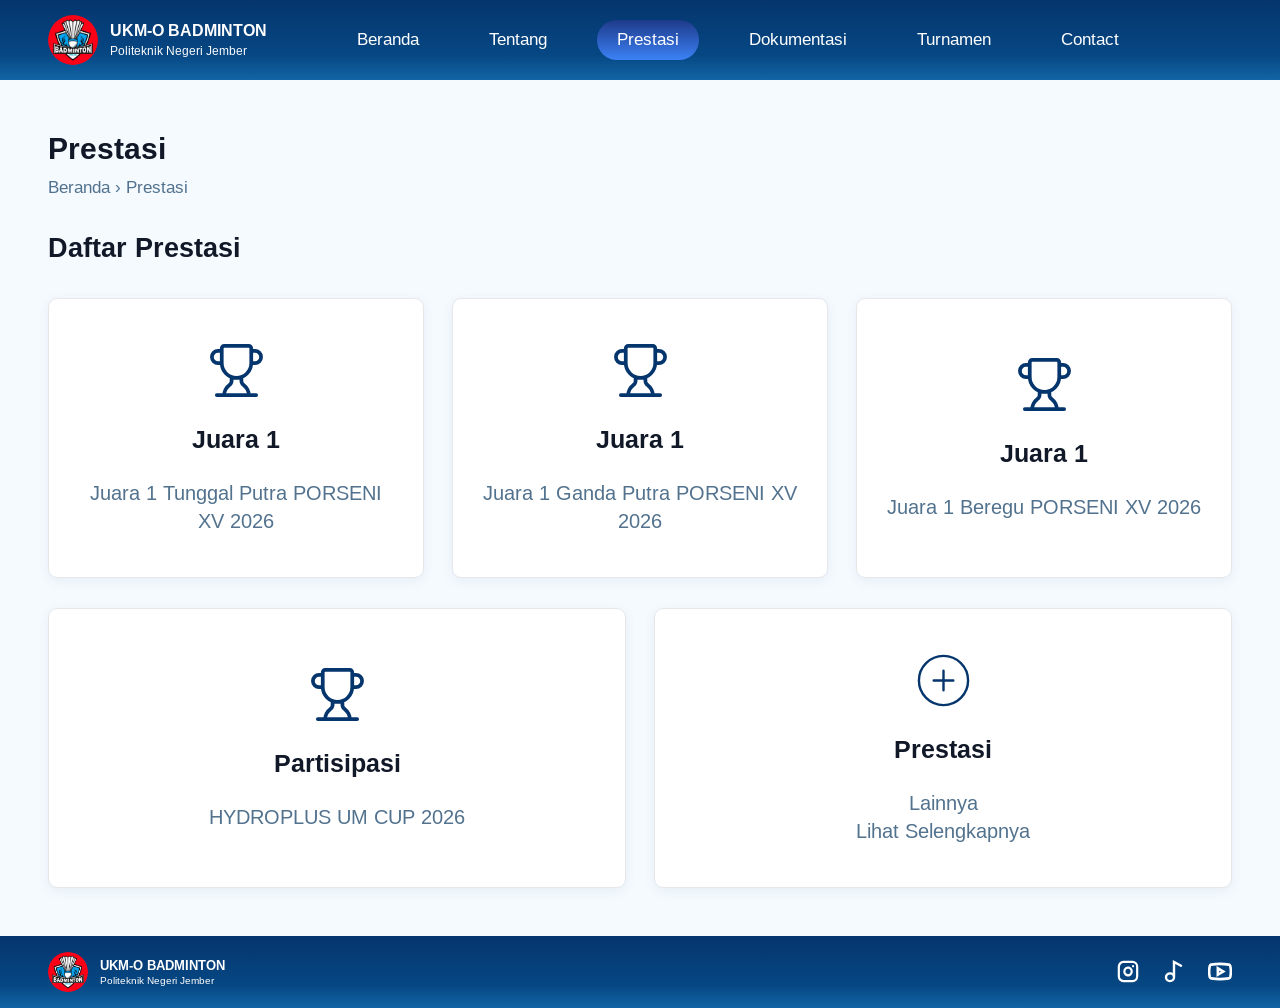
<file: prestasi.html>
<!DOCTYPE html>
<html lang="id">
<head>
  <meta charset="UTF-8">
  <meta name="viewport" content="width=device-width, initial-scale=1">
  <title>Prestasi | UKM-O Badminton Polije</title>
  <meta name="description" content="UKM-O Badminton Politeknik Negeri Jember — Sportivitas, Kebersamaan, Prestasi, Tanpa Batas.">
  <link rel="preconnect" href="https://fonts.googleapis.com">
  <link rel="preconnect" href="https://fonts.gstatic.com" crossorigin>
  <link rel="stylesheet" href="https://fonts.googleapis.com/css2?family=Arimo:wght@400;700&display=swap">
  <link rel="stylesheet" href="../css/base.css">
  <link rel="stylesheet" href="../css/layout.css">
  <link rel="stylesheet" href="../css/halaman.css">
</head>
<body>
<div class="page">
  <header class="site-nav">
    <div class="brand">
      <a class="brand__logo" href="dashboard.html" aria-label="Area anggota"><img src="../assets/img/logo.png" alt="Logo UKM-O Badminton"></a>
      <div>
        <p class="brand__name">UKM-O BADMINTON</p>
        <p class="brand__org">Politeknik Negeri Jember</p>
      </div>
    </div>
    <nav class="site-nav__menu" aria-label="Menu utama">
      <a class="site-nav__link" href="beranda.html">Beranda</a>
      <a class="site-nav__link" href="informasi-ukm-o.html">Tentang</a>
      <span class="site-nav__link is-active" aria-current="page">Prestasi</span>
      <a class="site-nav__link" href="dokumentasi-latihan.html">Dokumentasi</a>
      <a class="site-nav__link" href="dokumentasi-turnamen.html">Turnamen</a>
      <a class="site-nav__link" href="contact.html">Contact</a>
    </nav>
    <span class="site-nav__spacer" aria-hidden="true"></span>
  </header>
  <main class="page__main content">
    <div class="page-head">
        <h1 class="page-head__title">Prestasi</h1>
        <p class="page-head__sub">Beranda › Prestasi</p>
      </div>
    <h2 class="section-title">Daftar Prestasi</h2>
    <section class="awards" aria-label="Daftar prestasi">
      <article class="award"><img class="award__icon" src="../assets/icons/trophy.svg" alt=""><h3 class="award__title">Juara 1</h3><p class="award__text">Juara 1 Tunggal Putra PORSENI XV 2026</p></article>
      <article class="award"><img class="award__icon" src="../assets/icons/trophy.svg" alt=""><h3 class="award__title">Juara 1</h3><p class="award__text">Juara 1 Ganda Putra PORSENI XV 2026</p></article>
      <article class="award"><img class="award__icon" src="../assets/icons/trophy.svg" alt=""><h3 class="award__title">Juara 1</h3><p class="award__text">Juara 1 Beregu PORSENI XV 2026</p></article>
      <article class="award award--wide"><img class="award__icon" src="../assets/icons/trophy.svg" alt=""><h3 class="award__title">Partisipasi</h3><p class="award__text">HYDROPLUS UM CUP 2026</p></article>
      <article class="award award--wide"><img class="award__icon" src="../assets/icons/circle-plus.svg" alt=""><h3 class="award__title">Prestasi</h3><p class="award__text">Lainnya<br>Lihat Selengkapnya</p></article>
    </section>
  </main>
  <footer class="site-footer">
    <div class="brand brand--sm">
      <div class="brand__logo"><img src="../assets/img/logo.png" alt="Logo UKM-O Badminton"></div>
      <div>
        <p class="brand__name">UKM-O BADMINTON</p>
        <p class="brand__org">Politeknik Negeri Jember</p>
      </div>
    </div>
    <div class="social">
      <span class="social__item"><a class="social__link social__link--ig" href="https://www.instagram.com/badmin.polije?obrf=MTV5YWIzNGdqbWRlZg==" target="_blank" rel="noopener noreferrer" aria-label="Instagram"><span class="social__glyph"><img src="../assets/icons/footer-instagram.svg" alt=""></span></a></span>
      <span class="social__item"><a class="social__link social__link--tt" href="https://www.tiktok.com/@ukm.olahraga.polije?_r=1&_t=ZS-9AvQqLpipfg" target="_blank" rel="noopener noreferrer" aria-label="TikTok"><span class="social__glyph"><img src="../assets/icons/footer-tiktok.svg" alt=""></span></a></span>
      <span class="social__item"><a class="social__link social__link--yt" href="https://youtube.com/@ukmolahraga790?si=BxcX6VEN3s7oqgib" target="_blank" rel="noopener noreferrer" aria-label="YouTube"><span class="social__glyph"><img src="../assets/icons/footer-youtube.svg" alt=""></span></a></span>
    </div>
  </footer>
</div>
</body>
</html>
</file>
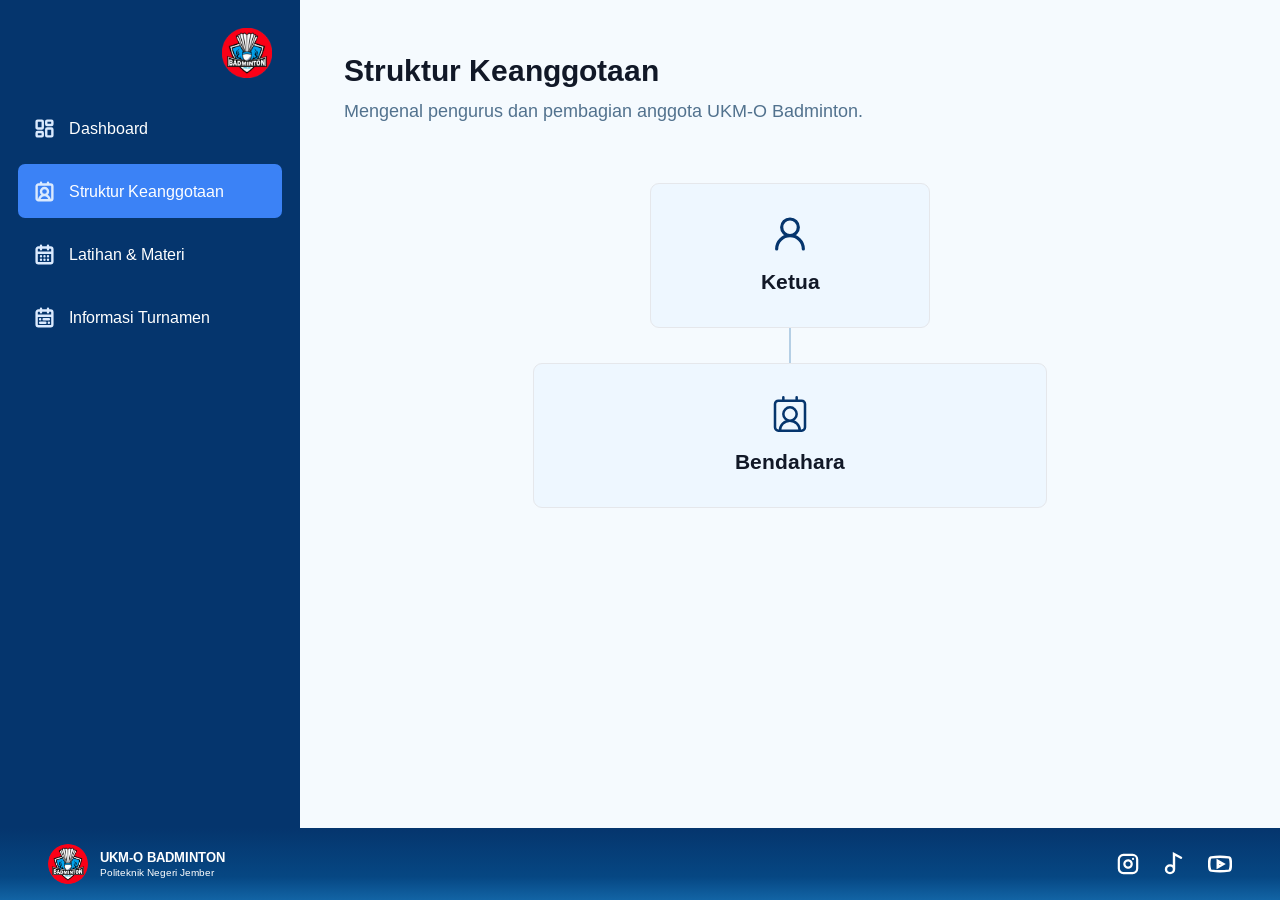
<file: struktur-keanggotaan.html>
<!DOCTYPE html>
<html lang="id">
<head>
  <meta charset="UTF-8">
  <meta name="viewport" content="width=device-width, initial-scale=1">
  <title>Struktur Keanggotaan | UKM-O Badminton Polije</title>
  <meta name="description" content="UKM-O Badminton Politeknik Negeri Jember — Sportivitas, Kebersamaan, Prestasi, Tanpa Batas.">
  <link rel="preconnect" href="https://fonts.googleapis.com">
  <link rel="preconnect" href="https://fonts.gstatic.com" crossorigin>
  <link rel="stylesheet" href="https://fonts.googleapis.com/css2?family=Arimo:wght@400;700&display=swap">
  <link rel="stylesheet" href="../css/base.css">
  <link rel="stylesheet" href="../css/layout.css">
  <link rel="stylesheet" href="../css/anggota.css">
</head>
<body>
<div class="page">
  <div class="member">
    <aside class="sidebar">
      <div class="sidebar__profile">
        <a class="sidebar__logo" href="beranda.html" aria-label="Kembali ke Beranda"><img src="../assets/img/logo.png" alt="Logo UKM-O Badminton"></a>
      </div>
      <nav class="sidebar__menu" aria-label="Menu anggota">
        <a class="sidebar__link" href="dashboard.html"><img src="../assets/icons/side-layout-dashboard.svg" alt=""><span>Dashboard</span></a>
        <span class="sidebar__link is-active" aria-current="page"><img src="../assets/icons/side-contact-round.svg" alt=""><span>Struktur Keanggotaan</span></span>
        <a class="sidebar__link" href="latihan-materi.html"><img src="../assets/icons/side-calendar-days.svg" alt=""><span>Latihan &amp; Materi</span></a>
        <a class="sidebar__link" href="informasi-turnamen.html"><img src="../assets/icons/side-calendar-range.svg" alt=""><span>Informasi Turnamen</span></a>
      </nav>
    </aside>
    <main class="member__content">
      <div class="page-head">
        <h1 class="page-head__title">Struktur Keanggotaan</h1>
        <p class="page-head__sub page-head__sub--lg">Mengenal pengurus dan pembagian anggota UKM-O Badminton.</p>
      </div>

      <section class="org" aria-label="Bagan organisasi">
        <div class="org__box"><img src="../assets/icons/user-round.svg" alt=""><p class="org__role">Ketua</p></div>
        <div class="org__line" aria-hidden="true"></div>
        <div class="org__box org__box--wide"><img src="../assets/icons/contact-round.svg" alt=""><p class="org__role">Bendahara</p></div>
      </section>
    </main>
  </div>
  <footer class="site-footer">
    <div class="brand brand--sm">
      <div class="brand__logo"><img src="../assets/img/logo.png" alt="Logo UKM-O Badminton"></div>
      <div>
        <p class="brand__name">UKM-O BADMINTON</p>
        <p class="brand__org">Politeknik Negeri Jember</p>
      </div>
    </div>
    <div class="social">
      <span class="social__item"><a class="social__link social__link--ig" href="https://www.instagram.com/badmin.polije?obrf=MTV5YWIzNGdqbWRlZg==" target="_blank" rel="noopener noreferrer" aria-label="Instagram"><span class="social__glyph"><img src="../assets/icons/footer-instagram.svg" alt=""></span></a></span>
      <span class="social__item"><a class="social__link social__link--tt" href="https://www.tiktok.com/@ukm.olahraga.polije?_r=1&_t=ZS-9AvQqLpipfg" target="_blank" rel="noopener noreferrer" aria-label="TikTok"><span class="social__glyph"><img src="../assets/icons/footer-tiktok.svg" alt=""></span></a></span>
      <span class="social__item"><a class="social__link social__link--yt" href="https://youtube.com/@ukmolahraga790?si=BxcX6VEN3s7oqgib" target="_blank" rel="noopener noreferrer" aria-label="YouTube"><span class="social__glyph"><img src="../assets/icons/footer-youtube.svg" alt=""></span></a></span>
    </div>
  </footer>
</div>
</body>
</html>
</file>
<file: css/base.css>
/* =========================================================
   base.css — design tokens, reset, dan komponen dasar
   Sumber: Figma "UKM-O Badminton"
   ========================================================= */

:root {
  /* warna */
  --bg: #f5fafe;
  --navy: #05356d;
  --text: #111827;
  --muted: #52728e;
  --border: #e5e7eb;
  --blue: #3b82f6;
  --tint: #eef7ff;
  --tint-2: #dbeafe;
  --placeholder: #8ca5ba;
  --line: #b5cfe5;

  --grad-bar: linear-gradient(180deg, #05356d 0%, #064783 68%, #1264a5 100%);
  --grad-btn: linear-gradient(180deg, #138afa 0%, #2563dd 100%);

  /* bentuk */
  --shadow-card: 0 3px 12px rgba(23, 69, 121, 0.07);
  --radius-sm: 7px;
  --radius: 9px;
  --radius-lg: 20px;

  --font: "Arimo", Arial, Helvetica, sans-serif;
}

/* Transisi antar halaman (prototype: Smart Animate 300ms ease-out) */
@view-transition {
  navigation: auto;
}
::view-transition-group(root) {
  animation-duration: 0.3s;
  animation-timing-function: ease-out;
}

*,
*::before,
*::after {
  box-sizing: border-box;
}

body,
h1,
h2,
h3,
p,
ul {
  margin: 0;
}

ul {
  padding: 0;
  list-style: none;
}

body {
  font-family: var(--font);
  font-weight: 400;
  line-height: 1.4;
  color: var(--text);
  background: var(--bg);
}

img {
  display: block;
  max-width: 100%;
}

a {
  color: inherit;
  text-decoration: none;
}

button {
  font: inherit;
  color: inherit;
  cursor: pointer;
}

:focus-visible {
  outline: 3px solid #93c5fd;
  outline-offset: 2px;
}

/* ---------- rangka halaman ---------- */
.page {
  display: flex;
  flex-direction: column;
  min-height: 100vh;
}

.page__main {
  flex: 1;
}

.content {
  display: flex;
  flex-direction: column;
  gap: 30px;
  padding: 48px;
}

/* ---------- judul halaman ---------- */
.page-head {
  display: flex;
  flex-direction: column;
  gap: 6px;
}

.page-head__title {
  font-size: 30px;
  font-weight: 700;
}

.page-head__sub {
  font-size: 17px;
  color: var(--muted);
}

.page-head__sub--lg {
  font-size: 18px;
}

/* ---------- tombol ---------- */
.btn {
  display: inline-flex;
  align-items: center;
  justify-content: center;
  height: 48px;
  padding: 0 26px;
  border: 0;
  border-radius: var(--radius-sm);
  background: var(--grad-btn);
  color: #fff;
  font-size: 18px;
  font-weight: 700;
  white-space: nowrap;
  transition: filter 0.2s ease-out, transform 0.2s ease-out;
}

.btn:hover {
  filter: brightness(1.08);
}

.btn:active {
  transform: translateY(1px);
}

/* ---------- kartu fitur ---------- */
.feature-card {
  display: flex;
  flex: 1 1 0;
  flex-direction: column;
  align-items: center;
  justify-content: center;
  gap: 18px;
  min-width: 0;
  min-height: 140px;
  padding: 24px;
  background: #fff;
  border: 1px solid var(--border);
  border-radius: var(--radius);
  box-shadow: var(--shadow-card);
  text-align: center;
  transition: transform 0.2s ease-out, box-shadow 0.2s ease-out;
}

a.feature-card:hover {
  transform: translateY(-3px);
  box-shadow: 0 8px 20px rgba(23, 69, 121, 0.14);
}

.feature-card__title {
  font-size: 19px;
  font-weight: 700;
  color: var(--text);
}

.feature-card__icon {
  width: 38px;
  height: 38px;
}

/* ---------- chip kategori ---------- */
.chips {
  display: flex;
  flex-wrap: wrap;
  gap: 16px;
}

.chip {
  min-width: 140px;
  height: 46px;
  padding: 0 24px;
  background: var(--bg);
  border: 1px solid var(--border);
  border-radius: var(--radius-sm);
  color: var(--muted);
  font-size: 17px;
  font-weight: 700;
  white-space: nowrap;
  transition: background 0.2s ease-out, color 0.2s ease-out;
}

.chip:hover {
  border-color: var(--blue);
}

.chip.is-active {
  background: var(--blue);
  border-color: var(--blue);
  color: #fff;
}

.empty-state {
  padding: 32px;
  color: var(--muted);
  font-size: 19px;
  text-align: center;
}

/* ---------- foto dengan crop (meniru posisi gambar di Figma) ----------
   --cw/--ch = ukuran wadah, --l/--t/--w/--h = posisi & ukuran gambar (px di Figma) */
.crop {
  position: relative;
  overflow: hidden;
  width: 100%;
  aspect-ratio: var(--cw) / var(--ch);
  border-radius: var(--radius-sm);
}

.crop > img {
  position: absolute;
  left: calc(var(--l) / var(--cw) * 100%);
  top: calc(var(--t) / var(--ch) * 100%);
  width: calc(var(--w) / var(--cw) * 100%);
  max-width: none;
  height: auto;
  aspect-ratio: var(--w) / var(--h);
  object-fit: cover;
}

.crop--round {
  border-radius: var(--radius-lg);
}

.visually-hidden {
  position: absolute;
  width: 1px;
  height: 1px;
  overflow: hidden;
  clip: rect(0 0 0 0);
  white-space: nowrap;
}

[hidden] {
  display: none !important;
}

@media (max-width: 900px) {
  .content {
    padding: 28px 20px;
  }
}
</file>
<file: css/layout.css>
/* =========================================================
   layout.css — navigasi utama, footer, dan rangka area anggota
   ========================================================= */

/* ---------- identitas organisasi (dipakai di nav & footer) ---------- */
.brand {
  display: flex;
  align-items: center;
  gap: 12px;
  color: #fff;
}

.brand__logo {
  flex: none;
  width: 50px;
  height: 50px;
  overflow: hidden;
  border-radius: 50%;
}

.brand__logo img {
  width: 100%;
  height: 100%;
  object-fit: cover;
}

.brand__name {
  font-size: 16px;
  font-weight: 700;
  white-space: nowrap;
}

.brand__org {
  font-size: 12px;
  white-space: nowrap;
}

.brand--sm .brand__logo {
  width: 40px;
  height: 40px;
}

.brand--sm .brand__name {
  font-size: 13px;
}

.brand--sm .brand__org {
  font-size: 10px;
}

/* ---------- navigasi utama (halaman publik) ---------- */
.site-nav {
  display: flex;
  align-items: center;
  justify-content: space-between;
  gap: 16px;
  height: 80px;
  padding: 0 48px;
  background: var(--grad-bar);
  color: #fff;
}

.site-nav__menu {
  display: flex;
  align-items: center;
  gap: 30px;
  font-size: 17px;
  white-space: nowrap;
}

.site-nav__link {
  padding: 8px 20px;
  border-radius: 999px;
  transition: opacity 0.2s ease-out, background 0.2s ease-out;
}
/* menu halaman yang sedang dibuka */
.site-nav__link.is-active {
  background:linear-gradient(180deg, #1e3a8a, #3b82f6);
  cursor: default;
}

a.site-nav__link:hover {
 background: linear-gradient(180deg, #1e3a8a, #3b82f6);
}

/* penyeimbang 24px di kanan menu (slot ikon search pada desain) */
.site-nav__spacer {
  flex: none;
  width: 24px;
  height: 24px;
}

/* ---------- footer ---------- */
.site-footer {
  display: flex;
  align-items: center;
  justify-content: space-between;
  height: 72px;
  padding: 0 48px;
  background: var(--grad-bar);
}

.social {
  display: flex;
  gap: 22px;
}

.social__item {
  position: relative;
  width: 24px;
  height: 24px;
  overflow: clip;
}

.social__link {
  position: absolute;
  display: block;
}

.social__glyph {
  position: absolute;
}

.social__glyph img {
  width: 100%;
  height: 100%;
  max-width: none;
}

.social__link--ig {
  inset: 8.33%;
}
.social__link--ig .social__glyph {
  inset: -6%;
}

.social__link--tt {
  inset: 8.33%;
}
.social__link--tt .social__glyph {
  inset: -10.34% -8% -6% -8%;
}

.social__link--yt {
  inset: 2.33%;
}
.social__link--yt .social__glyph {
  inset: -8.49% -5.99%;
}

.social__link {
  transition: opacity 0.2s ease-out;
}
.social__link:hover {
  opacity: 0.7;
}

/* ---------- area anggota (sidebar + konten) ---------- */
.member {
  display: flex;
  flex: 1;
}

.sidebar {
  display: flex;
  flex: none;
  flex-direction: column;
  gap: 23px;
  width: 300px;
  padding: 28px 18px;
  background: var(--navy);
}

.sidebar__profile {
  display: flex;
  justify-content: flex-end;
  padding-right: 10px;
}

.sidebar__logo {
  display: block;
  width: 50px;
  height: 50px;
}

.sidebar__logo img {
  width: 100%;
  height: 100%;
  object-fit: cover;
}

.sidebar__menu {
  display: flex;
  flex-direction: column;
  gap: 9px;
}

.sidebar__link {
  display: flex;
  align-items: center;
  gap: 14px;
  height: 54px;
  padding: 0 16px;
  border-radius: var(--radius-sm);
  color: #fff;
  font-size: 16px;
  transition: background 0.2s ease-out;
}

.sidebar__link img {
  flex: none;
  width: 21px;
  height: 21px;
}

a.sidebar__link:hover {
  background: rgba(255, 255, 255, 0.1);
}

.sidebar__link.is-active {
  background: var(--blue);
}

.member__content {
  display: flex;
  flex: 1;
  flex-direction: column;
  gap: 30px;
  min-width: 0;
  padding: 50px 44px;
}

/* ---------- responsif ---------- */
@media (max-width: 900px) {
  .site-nav {
    flex-wrap: wrap;
    height: auto;
    padding: 14px 20px;
  }

  .site-nav__spacer {
    display: none;
  }

  .site-nav__menu {
    order: 3;
    width: 100%;
    gap: 20px;
    overflow-x: auto;
    padding-bottom: 4px;
  }

  .site-footer {
    padding: 0 20px;
  }

  .member {
    flex-direction: column;
  }

  .sidebar {
    width: 100%;
    gap: 14px;
    padding: 16px;
  }

  .sidebar__profile {
    justify-content: flex-start;
  }

  .sidebar__menu {
    flex-direction: row;
    flex-wrap: wrap;
  }

  .sidebar__link {
    height: 46px;
  }

  .member__content {
    padding: 28px 20px;
  }
}
</file>
<file: css/halaman.css>
/* =========================================================
   halaman.css — Informasi UKM-O, Prestasi, Dokumentasi, Contact
   ========================================================= */

/* ---------- Informasi UKM-O ---------- */
.about {
  display: flex;
  align-items: center;
  gap: 42px;
}

.about__photo {
  flex: none;
  width: 460px;
  max-width: 45%;
}

.about__body {
  display: flex;
  flex: 1;
  flex-direction: column;
  gap: 20px;
}

.about__title {
  font-size: 28px;
  font-weight: 700;
}

.about__text {
  font-size: 21px;
  color: var(--muted);
}

.vm {
  display: flex;
  flex-direction: column;
  gap: 26px;
  padding: 36px;
  background: var(--tint);
  border: 1px solid var(--border);
  border-radius: var(--radius);
  box-shadow: var(--shadow-card);
}

.vm__head {
  display: flex;
  align-items: center;
  gap: 18px;
}

.vm__head img {
  width: 30px;
  height: 30px;
}

.vm__title {
  font-size: 25px;
  font-weight: 700;
}

.vm__body {
  display: flex;
  gap: 50px;
}

.vm__visi {
  flex: none;
  width: 430px;
}

.vm__misi {
  flex: 1;
}

.vm__col {
  display: flex;
  flex-direction: column;
  gap: 12px;
}

.vm__heading {
  font-size: 23px;
  font-weight: 700;
}

.vm__visi p {
  font-size: 20px;
  color: var(--muted);
}

.vm__misi li {
  font-size: 19px;
  color: var(--muted);
  white-space: pre-wrap;
}

/* ---------- Prestasi ---------- */
.section-title {
  font-size: 27px;
  font-weight: 700;
}

.awards {
  display: flex;
  flex-wrap: wrap;
  gap: 30px 28px;
}

.award {
  display: flex;
  flex: 1 1 calc(33.333% - 28px);
  flex-direction: column;
  align-items: center;
  justify-content: center;
  gap: 22px;
  min-width: 240px;
  min-height: 280px;
  padding: 30px;
  background: #fff;
  border: 1px solid var(--border);
  border-radius: var(--radius);
  box-shadow: var(--shadow-card);
  text-align: center;
}

.award--wide {
  flex-basis: calc(50% - 28px);
}

.award__icon {
  width: 59px;
  height: 59px;
}

.award__title {
  font-size: 25px;
  font-weight: 700;
}

.award__text {
  font-size: 20px;
  color: var(--muted);
}

/* ---------- Dokumentasi (latihan & turnamen) ---------- */
.gallery {
  display: grid;
  grid-template-columns: repeat(3, minmax(0, 1fr));
  gap: 28px 34px;
}

.gallery--turnamen {
  gap: 36px 34px;
}

.gallery__item {
  display: flex;
  flex-direction: column;
  gap: 14px;
}

.gallery--turnamen .gallery__item {
  gap: 16px;
}

.gallery__caption {
  font-size: 19px;
  color: var(--muted);
}

.gallery--turnamen .gallery__caption {
  font-size: 20px;
}

.gallery .crop img {
  transition: transform 0.3s ease-out;
}

.gallery__item:hover .crop img {
  transform: scale(1.03);
}

.page-section {
  display: flex;
  flex-direction: column;
  gap: 28px;
}

.page-section--lg {
  gap: 36px;
}

/* ---------- Contact ---------- */
.contact-grid {
  display: flex;
  gap: 36px;
}

.contact-card {
  display: flex;
  flex-direction: column;
  gap: 26px;
  min-width: 0;
  min-height: 350px;
  padding: 32px;
  background: #fff;
  border-radius: var(--radius);
  box-shadow: var(--shadow-card);
}

.contact-card--main {
  flex: none;
  width: 720px;
  max-width: 55%;
}

.contact-card--social {
  flex: 1;
}

.contact-card__head {
  display: flex;
  align-items: center;
  gap: 22px;
}

.contact-card__head img {
  width: 30px;
  height: 30px;
}

.contact-card__title {
  font-size: 23px;
  font-weight: 700;
}

.contact-row {
  display: flex;
  align-items: center;
  gap: 22px;
  font-size: 20px;
  color: var(--muted);
  white-space: pre-wrap;
}

.contact-row img {
  flex: none;
  width: 31px;
  height: 31px;
}

a.contact-row:hover {
  color: var(--blue);
}

.location {
  display: flex;
  gap: 36px;
}

.location__map {
  position: relative;
  flex: none;
  width: 720px;
  max-width: 55%;
  aspect-ratio: 720 / 240;
  overflow: hidden;
  background: var(--tint-2);
  border-radius: var(--radius);
}

.location__map > img:first-child {
  position: absolute;
  top: calc(-38.25 / 240 * 100%);
  left: calc(-22.75 / 720 * 100%);
  width: calc(765.5 / 720 * 100%);
  max-width: none;
  height: auto;
}

.location__pin {
  position: absolute;
  top: 50%;
  left: 50%;
  width: 62px;
  height: 62px;
  transform: translate(-50%, -50%);
}

.location__info {
  display: flex;
  flex: 1;
  flex-direction: column;
  justify-content: center;
  gap: 12px;
}

.location__label {
  font-size: 22px;
  color: var(--muted);
}

.location__name {
  font-size: 27px;
  font-weight: 700;
}

.location__org {
  font-size: 21px;
  color: var(--muted);
}

/* ---------- responsif ---------- */
@media (max-width: 1100px) {
  .gallery {
    grid-template-columns: repeat(2, minmax(0, 1fr));
  }
  .vm__body {
    flex-direction: column;
    gap: 24px;
  }
  .vm__visi {
    width: auto;
  }
  .contact-grid,
  .location {
    flex-direction: column;
  }
  .contact-card--main,
  .location__map {
    width: 100%;
    max-width: none;
  }
}

@media (max-width: 700px) {
  .gallery {
    grid-template-columns: 1fr;
  }
  .about {
    flex-direction: column;
    align-items: stretch;
  }
  .about__photo {
    width: 100%;
    max-width: none;
  }
}
</file>
<file: css/anggota.css>
/* =========================================================
   anggota.css — Dashboard, Struktur, Latihan & Materi,
   Teknik Dasar, Informasi Turnamen
   ========================================================= */

/* ---------- Dashboard ---------- */
.banner {
  display: flex;
  align-items: center;
  justify-content: space-between;
  gap: 24px;
  min-height: 180px;
  padding: 36px;
  background: linear-gradient(180deg, #2563eb 0%, #3b91f8 100%);
  border-radius: var(--radius);
  color: #fff;
}

.banner__text {
  display: flex;
  flex: 1;
  flex-direction: column;
  gap: 8px;
}

.banner__title {
  font-size: 27px;
  font-weight: 700;
}

.banner__sub {
  font-size: 22px;
  color: var(--tint-2);
}

.banner__icon {
  flex: none;
  width: 80px;
  height: 80px;
}

.features {
  display: flex;
  flex-direction: column;
  gap: 25px;
}

.features__row {
  display: flex;
  gap: 25px;
}

.features .feature-card {
  height: 210px;
}

/* ---------- daftar item (latihan, teknik, turnamen) ---------- */
.info-list {
  display: flex;
  flex-direction: column;
  gap: 12px;
}

.info-item {
  display: flex;
  align-items: center;
  gap: 24px;
  min-height: 130px;
  padding: 24px;
  background: #fff;
  border: 1px solid var(--border);
  border-radius: var(--radius-sm);
}

a.info-item,
.info-item--link {
  transition: transform 0.2s ease-out, box-shadow 0.2s ease-out;
}

.info-item--link:hover {
  transform: translateX(3px);
  box-shadow: var(--shadow-card);
}

.info-item__icon {
  flex: none;
  width: 36px;
  height: 36px;
}

.info-item__body {
  display: flex;
  flex: 1;
  flex-direction: column;
  gap: 5px;
  min-width: 0;
}

.info-item__title {
  font-size: 21px;
  font-weight: 700;
}

.info-item__sub {
  font-size: 17px;
  color: var(--muted);
}

.info-item__chevron {
  flex: none;
  width: 24px;
  height: 24px;
}

/* ---------- Struktur keanggotaan ---------- */
.org {
  display: flex;
  flex-direction: column;
  align-items: center;
  padding-top: 30px;
}

.org__box {
  display: flex;
  flex-direction: column;
  align-items: center;
  justify-content: center;
  gap: 14px;
  width: 280px;
  max-width: 100%;
  height: 145px;
  padding: 20px;
  background: var(--tint);
  border: 1px solid var(--border);
  border-radius: var(--radius);
  text-align: center;
}

.org__box--wide {
  width: 513.5px;
}

.org__box img {
  width: 40px;
  height: 40px;
}

.org__role {
  font-size: 21px;
  font-weight: 700;
}

.org__line {
  width: 2px;
  height: 35px;
  background: var(--line);
}

/* ---------- Informasi turnamen ---------- */
.info-item__sub--multi {
  white-space: pre-line;
}

@media (max-width: 900px) {
  .features__row {
    flex-direction: column;
  }
  .features .feature-card {
    height: auto;
    min-height: 140px;
  }
  .banner {
    padding: 24px;
  }
  .info-item {
    padding: 18px;
    gap: 16px;
  }
}
</file>
